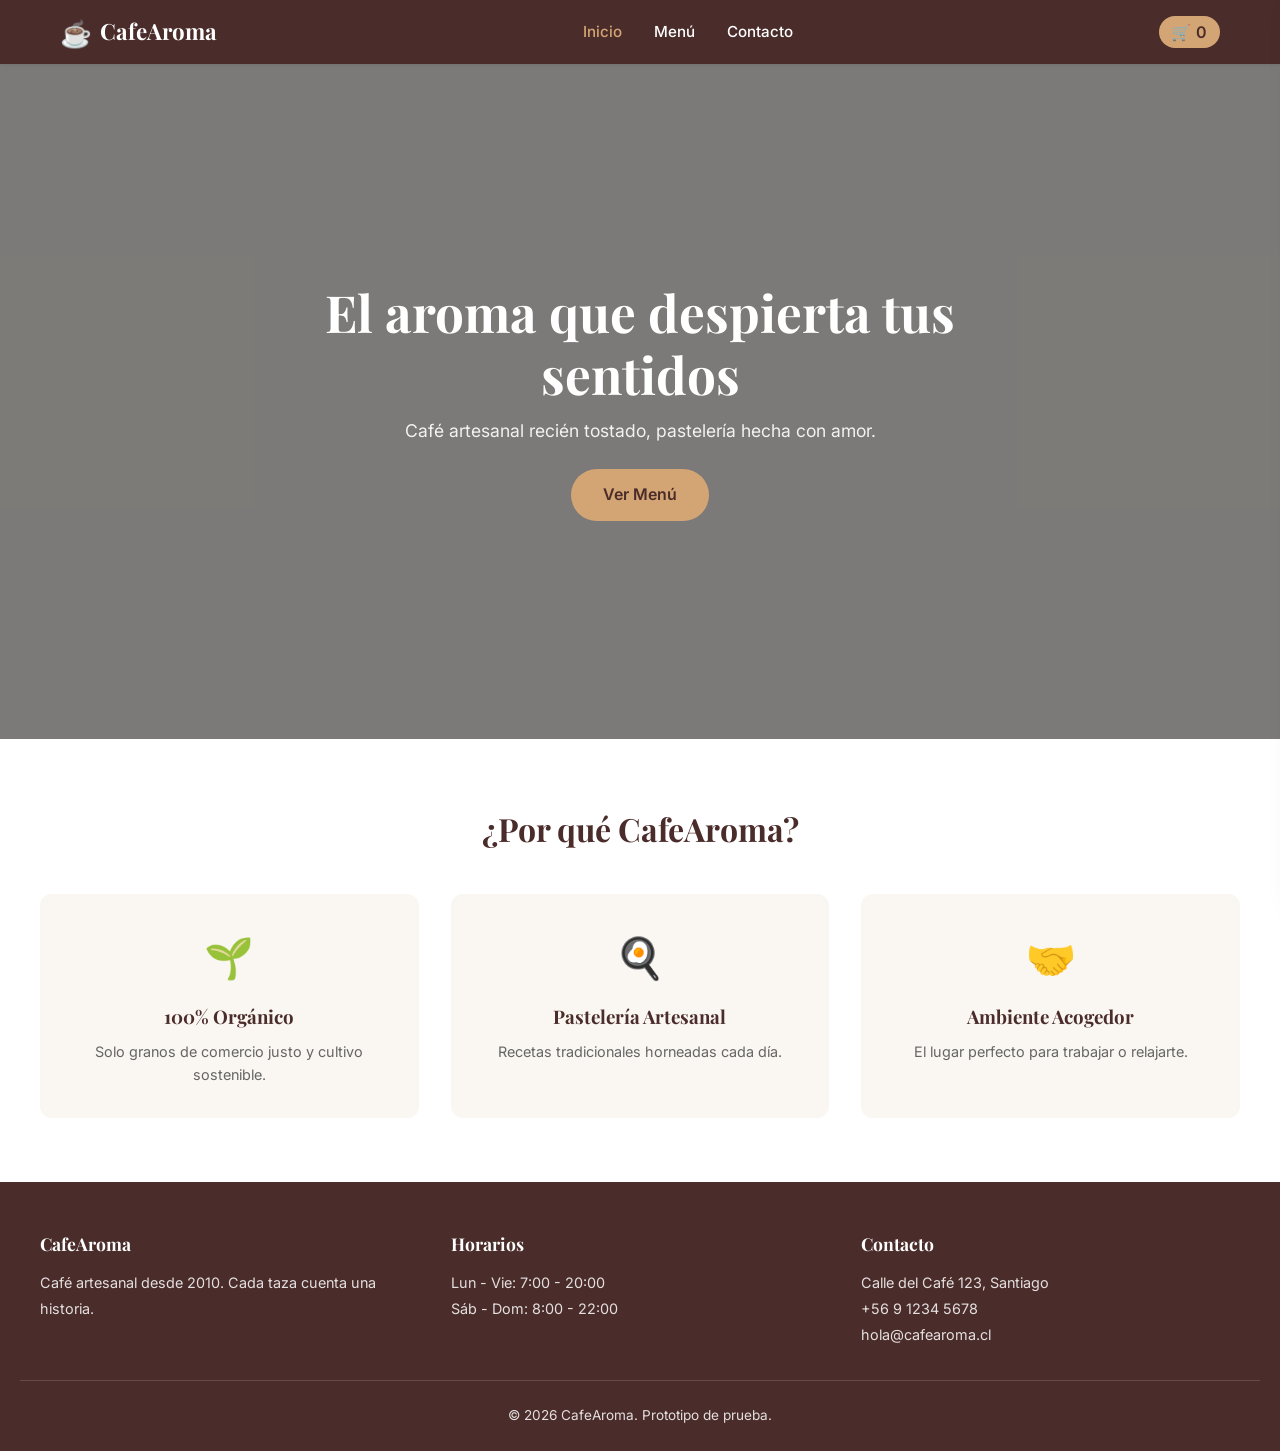
<file: index.html>
<!DOCTYPE html>
<html lang="es">
<head>
  <meta charset="UTF-8" />
  <meta name="viewport" content="width=device-width, initial-scale=1.0" />
  <title>CafeAroma - Cafetería Artesanal</title>
  <link rel="preconnect" href="https://fonts.googleapis.com" />
  <link href="https://fonts.googleapis.com/css2?family=Playfair+Display:wght@400;700&family=Inter:wght@400;500;600&display=swap" rel="stylesheet" />
  <link rel="stylesheet" href="styles.css" />
</head>
<body>

  <!-- ===== HEADER ===== -->
  <header class="header">
    <div class="header__container">
      <a href="index.html" class="header__logo">
        <span class="header__logo-icon" aria-hidden="true">&#9749;</span>
        <span class="header__logo-text">CafeAroma</span>
      </a>
      <nav class="header__nav" aria-label="Navegación principal">
        <a href="index.html" class="header__link header__link--active">Inicio</a>
        <a href="menu.html" class="header__link">Menú</a>
        <a href="contact.html" class="header__link">Contacto</a>
      </nav>
      <button class="header__cart-btn" id="cartToggleBtn" aria-label="Abrir carrito">
        &#128722; <span id="cartCount">0</span>
      </button>
    </div>
  </header>

  <!-- ===== HERO ===== -->
  <section class="hero" id="hero">
    <div class="hero__overlay"></div>
    <div class="hero__content">
      <h1 class="hero__title">El aroma que despierta tus sentidos</h1>
      <p class="hero__subtitle">Café artesanal recién tostado, pastelería hecha con amor.</p>
      <a href="menu.html" class="hero__cta">Ver Menú</a>
    </div>
  </section>

  <!-- ===== SECCIÓN DESTACADA (opcional en landing) ===== -->
  <section class="features">
    <div class="features__container">
      <h2 class="features__heading">¿Por qué CafeAroma?</h2>
      <div class="features__grid">
        <div class="features__card">
          <span class="features__icon">&#127793;</span>
          <h3>100% Orgánico</h3>
          <p>Solo granos de comercio justo y cultivo sostenible.</p>
        </div>
        <div class="features__card">
          <span class="features__icon">&#127859;</span>
          <h3>Pastelería Artesanal</h3>
          <p>Recetas tradicionales horneadas cada día.</p>
        </div>
        <div class="features__card">
          <span class="features__icon">&#129309;</span>
          <h3>Ambiente Acogedor</h3>
          <p>El lugar perfecto para trabajar o relajarte.</p>
        </div>
      </div>
    </div>
  </section>

  <!-- ===== CARRITO ===== -->
  <aside class="cart" id="cartSidebar" aria-label="Carrito de compras">
    <div class="cart__header">
      <h2 class="cart__title">Tu Carrito</h2>
      <button class="cart__close" id="cartCloseBtn" aria-label="Cerrar carrito">&times;</button>
    </div>
    <div class="cart__body" id="cartBody">
      <p class="cart__empty" id="cartEmptyMsg">El carrito está vacío</p>
      <ul class="cart__list" id="cartList"></ul>
    </div>
    <div class="cart__footer">
      <div class="cart__total">
        <span>Total:</span>
        <span id="cartTotal">$0.00</span>
      </div>
      <button class="cart__checkout" id="checkoutBtn" disabled>Simular Pago</button>
    </div>
  </aside>

  <div class="overlay" id="overlay"></div>

  <!-- ===== FOOTER ===== -->
  <footer class="footer" id="footer">
    <div class="footer__container">
      <div class="footer__col">
        <h3 class="footer__heading">CafeAroma</h3>
        <p class="footer__text">Café artesanal desde 2010. Cada taza cuenta una historia.</p>
      </div>
      <div class="footer__col">
        <h3 class="footer__heading">Horarios</h3>
        <p class="footer__text">Lun - Vie: 7:00 - 20:00</p>
        <p class="footer__text">Sáb - Dom: 8:00 - 22:00</p>
      </div>
      <div class="footer__col">
        <h3 class="footer__heading">Contacto</h3>
        <p class="footer__text">Calle del Café 123, Santiago</p>
        <p class="footer__text">+56 9 1234 5678</p>
        <p class="footer__text">hola@cafearoma.cl</p>
      </div>
    </div>
    <div class="footer__bottom">
      <p>&copy; 2026 CafeAroma. Prototipo de prueba.</p>
    </div>
  </footer>

  <script src="script.js"></script>
</body>
</html>
</file>
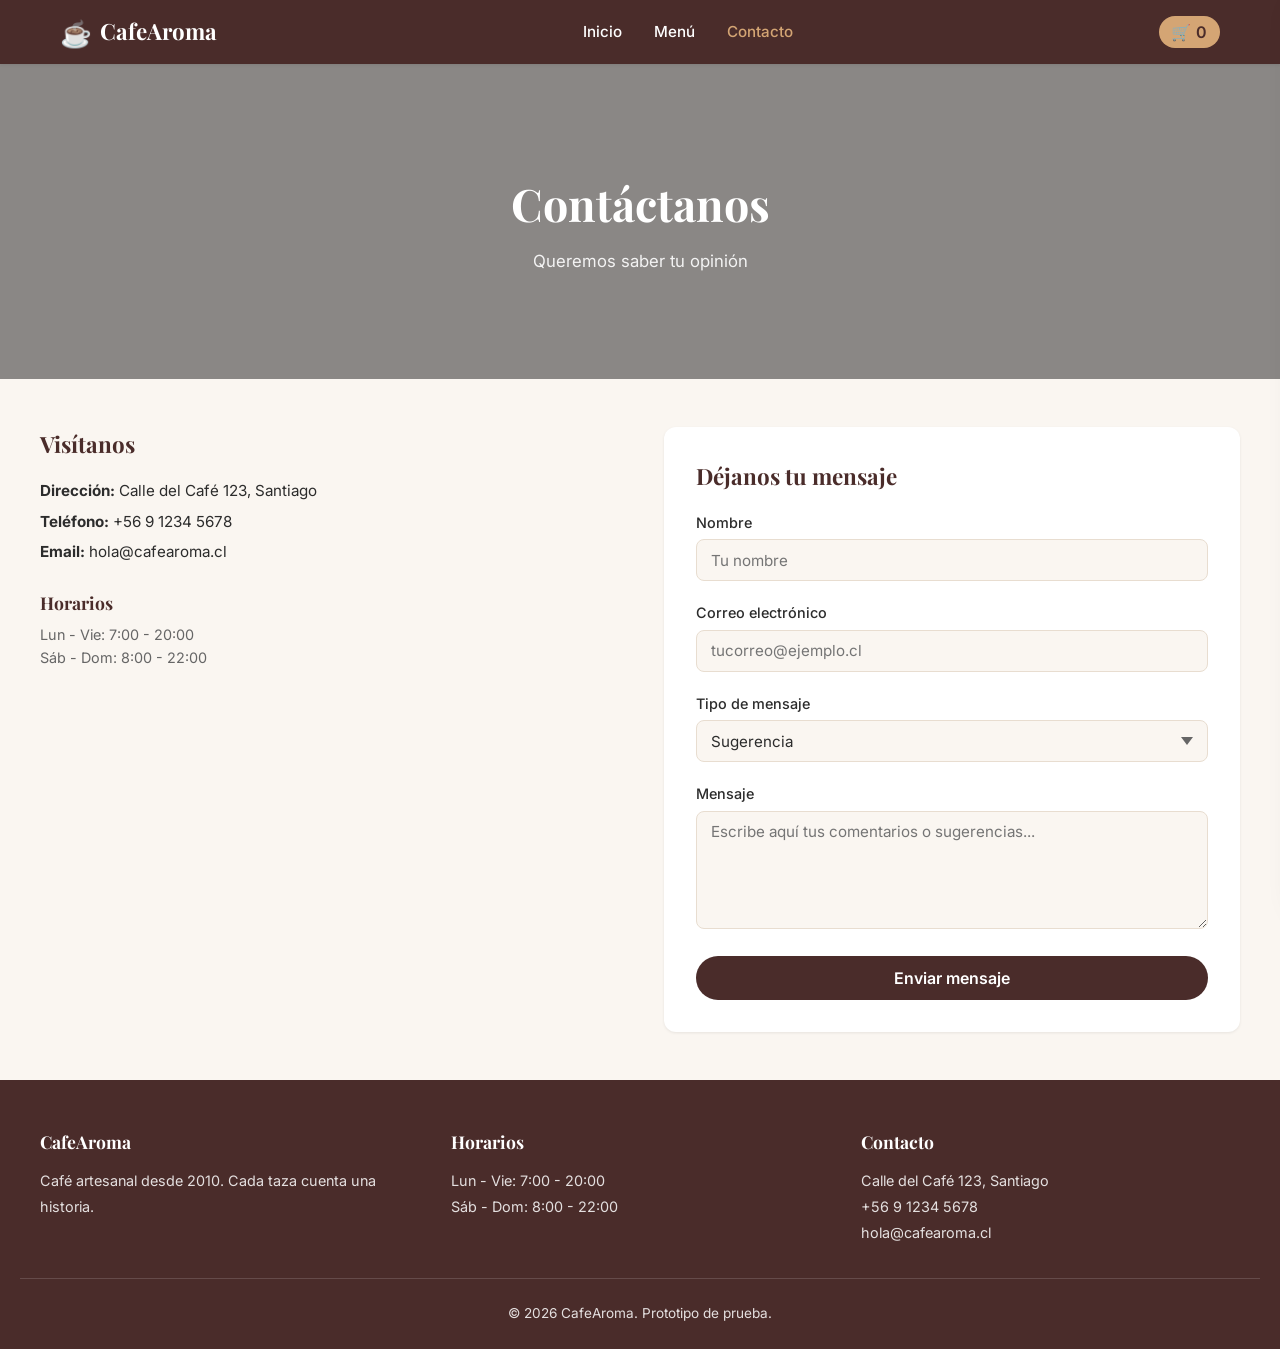
<file: contact.html>
<!DOCTYPE html>
<html lang="es">
<head>
  <meta charset="UTF-8" />
  <meta name="viewport" content="width=device-width, initial-scale=1.0" />
  <title>Contacto - CafeAroma</title>
  <link rel="preconnect" href="https://fonts.googleapis.com" />
  <link href="https://fonts.googleapis.com/css2?family=Playfair+Display:wght@400;700&family=Inter:wght@400;500;600&display=swap" rel="stylesheet" />
  <link rel="stylesheet" href="styles.css" />
</head>
<body>

  <!-- ===== HEADER ===== -->
  <header class="header">
    <div class="header__container">
      <a href="index.html" class="header__logo">
        <span class="header__logo-icon" aria-hidden="true">&#9749;</span>
        <span class="header__logo-text">CafeAroma</span>
      </a>
      <nav class="header__nav" aria-label="Navegación principal">
        <a href="index.html" class="header__link">Inicio</a>
        <a href="menu.html" class="header__link">Menú</a>
        <a href="contact.html" class="header__link header__link--active">Contacto</a>
      </nav>
      <button class="header__cart-btn" id="cartToggleBtn" aria-label="Abrir carrito">
        &#128722; <span id="cartCount">0</span>
      </button>
    </div>
  </header>

  <!-- ===== BANNER ===== -->
  <section class="page-banner page-banner--contact">
    <div class="page-banner__overlay"></div>
    <div class="page-banner__content">
      <h1 class="page-banner__title">Contáctanos</h1>
      <p class="page-banner__subtitle">Queremos saber tu opinión</p>
    </div>
  </section>

  <!-- ===== CONTENIDO: INFO + FORMULARIO ===== -->
  <section class="contact">
    <div class="contact__container">
      <div class="contact__info">
        <h2 class="contact__heading">Visítanos</h2>
        <div class="contact__details">
          <p><strong>Dirección:</strong> Calle del Café 123, Santiago</p>
          <p><strong>Teléfono:</strong> +56 9 1234 5678</p>
          <p><strong>Email:</strong> hola@cafearoma.cl</p>
        </div>
        <div class="contact__hours">
          <h3>Horarios</h3>
          <p>Lun - Vie: 7:00 - 20:00</p>
          <p>Sáb - Dom: 8:00 - 22:00</p>
        </div>
      </div>

      <form class="contact__form" id="contactForm" novalidate>
        <h2 class="contact__heading">Déjanos tu mensaje</h2>
        <div class="contact__field">
          <label for="name" class="contact__label">Nombre</label>
          <input type="text" id="name" class="contact__input" placeholder="Tu nombre" required />
        </div>
        <div class="contact__field">
          <label for="email" class="contact__label">Correo electrónico</label>
          <input type="email" id="email" class="contact__input" placeholder="tucorreo@ejemplo.cl" required />
        </div>
        <div class="contact__field">
          <label for="type" class="contact__label">Tipo de mensaje</label>
          <select id="type" class="contact__input contact__select">
            <option value="sugerencia">Sugerencia</option>
            <option value="comentario">Comentario</option>
            <option value="reclamo">Reclamo</option>
            <option value="otro">Otro</option>
          </select>
        </div>
        <div class="contact__field">
          <label for="message" class="contact__label">Mensaje</label>
          <textarea id="message" class="contact__input contact__textarea" rows="5" placeholder="Escribe aquí tus comentarios o sugerencias..." required></textarea>
        </div>
        <button type="submit" class="contact__btn">Enviar mensaje</button>
      </form>
    </div>
  </section>

  <!-- ===== OVERLAY DEL MODAL DE ÉXITO ===== -->
  <div class="contact-success" id="contactSuccess">
    <div class="contact-success__box">
      <span class="contact-success__icon">&#10003;</span>
      <h3>¡Mensaje enviado!</h3>
      <p>Gracias por tus comentarios, los tendremos en cuenta.</p>
      <button class="contact-success__btn" id="successCloseBtn">Cerrar</button>
    </div>
  </div>

  <!-- ===== CARRITO ===== -->
  <aside class="cart" id="cartSidebar" aria-label="Carrito de compras">
    <div class="cart__header">
      <h2 class="cart__title">Tu Carrito</h2>
      <button class="cart__close" id="cartCloseBtn" aria-label="Cerrar carrito">&times;</button>
    </div>
    <div class="cart__body" id="cartBody">
      <p class="cart__empty" id="cartEmptyMsg">El carrito está vacío</p>
      <ul class="cart__list" id="cartList"></ul>
    </div>
    <div class="cart__footer">
      <div class="cart__total">
        <span>Total:</span>
        <span id="cartTotal">$0.00</span>
      </div>
      <button class="cart__checkout" id="checkoutBtn" disabled>Simular Pago</button>
    </div>
  </aside>

  <div class="overlay" id="overlay"></div>

  <!-- ===== FOOTER ===== -->
  <footer class="footer" id="footer">
    <div class="footer__container">
      <div class="footer__col">
        <h3 class="footer__heading">CafeAroma</h3>
        <p class="footer__text">Café artesanal desde 2010. Cada taza cuenta una historia.</p>
      </div>
      <div class="footer__col">
        <h3 class="footer__heading">Horarios</h3>
        <p class="footer__text">Lun - Vie: 7:00 - 20:00</p>
        <p class="footer__text">Sáb - Dom: 8:00 - 22:00</p>
      </div>
      <div class="footer__col">
        <h3 class="footer__heading">Contacto</h3>
        <p class="footer__text">Calle del Café 123, Santiago</p>
        <p class="footer__text">+56 9 1234 5678</p>
        <p class="footer__text">hola@cafearoma.cl</p>
      </div>
    </div>
    <div class="footer__bottom">
      <p>&copy; 2026 CafeAroma. Prototipo de prueba.</p>
    </div>
  </footer>

  <script src="script.js"></script>
</body>
</html>
</file>
<file: styles.css>
/* ===== RESET Y VARIABLES ===== */
:root {
  --color-primary: #4a2c2a;
  --color-primary-light: #6d4c41;
  --color-accent: #d4a574;
  --color-accent-dark: #b8834f;
  --color-bg: #faf6f1;
  --color-bg-card: #ffffff;
  --color-text: #2c2c2c;
  --color-text-light: #666;
  --color-border: #e8ddd0;
  --color-success: #4caf50;
  --font-serif: 'Playfair Display', Georgia, serif;
  --font-sans: 'Inter', Arial, Helvetica, sans-serif;
  --shadow-sm: 0 1px 3px rgba(0, 0, 0, 0.08);
  --shadow-md: 0 4px 12px rgba(0, 0, 0, 0.1);
  --shadow-lg: 0 8px 30px rgba(0, 0, 0, 0.15);
  --radius: 12px;
  --max-width: 1200px;
  --header-height: 64px;
}

*,
*::before,
*::after {
  margin: 0;
  padding: 0;
  box-sizing: border-box;
}

html {
  scroll-behavior: smooth;
}

body {
  font-family: var(--font-sans);
  color: var(--color-text);
  background-color: var(--color-bg);
  line-height: 1.6;
  padding-top: var(--header-height);
}

img {
  max-width: 100%;
  display: block;
}

a {
  text-decoration: none;
  color: inherit;
}

button {
  cursor: pointer;
  border: none;
  background: none;
  font-family: inherit;
}

/* ===== HEADER ===== */
.header {
  position: fixed;
  top: 0;
  left: 0;
  width: 100%;
  height: var(--header-height);
  background: var(--color-primary);
  color: #fff;
  z-index: 1000;
  box-shadow: var(--shadow-sm);
}

.header__container {
  max-width: var(--max-width);
  margin: 0 auto;
  padding: 0 1.25rem;
  height: 100%;
  display: flex;
  align-items: center;
  justify-content: space-between;
}

.header__logo {
  display: flex;
  align-items: center;
  gap: 0.5rem;
  font-family: var(--font-serif);
  font-size: 1.4rem;
  font-weight: 700;
}

.header__logo-icon {
  font-size: 1.6rem;
}

.header__nav {
  display: flex;
  gap: 2rem;
}

.header__link {
  font-size: 0.95rem;
  font-weight: 500;
  transition: opacity 0.2s;
}

.header__link:hover {
  opacity: 0.75;
}

.header__link--active {
  color: var(--color-accent);
}

.header__cart-btn {
  display: none;
  align-items: center;
  gap: 0.3rem;
  background: var(--color-accent);
  color: var(--color-primary);
  padding: 0.4rem 0.8rem;
  border-radius: 999px;
  font-size: 1rem;
  font-weight: 600;
  transition: background 0.2s;
}

.header__cart-btn:hover {
  background: var(--color-accent-dark);
}

/* ===== HERO ===== */
.hero {
  position: relative;
  height: 75vh;
  min-height: 400px;
  display: flex;
  align-items: center;
  justify-content: center;
  text-align: center;
  color: #fff;
  /* Imagen de fondo de Unsplash (cafetería) */
  background: url('https://images.unsplash.com/photo-1501339847302-ac426a4a7cbb?w=1600&q=80') center / cover no-repeat;
}

.hero__overlay {
  position: absolute;
  inset: 0;
  background: rgba(0, 0, 0, 0.5);
}

.hero__content {
  position: relative;
  z-index: 1;
  padding: 1.25rem;
  max-width: 700px;
}

.hero__title {
  font-family: var(--font-serif);
  font-size: clamp(2rem, 5vw, 3.2rem);
  font-weight: 700;
  margin-bottom: 0.75rem;
  line-height: 1.2;
}

.hero__subtitle {
  font-size: 1.1rem;
  margin-bottom: 1.5rem;
  opacity: 0.9;
}

.hero__cta {
  display: inline-block;
  background: var(--color-accent);
  color: var(--color-primary);
  padding: 0.8rem 2rem;
  border-radius: 999px;
  font-weight: 600;
  font-size: 1rem;
  transition: background 0.2s, transform 0.15s;
}

.hero__cta:hover {
  background: var(--color-accent-dark);
  transform: scale(1.03);
}

/* ===== SECCIÓN DESTACADA (landing) ===== */
.features {
  padding: 4rem 1.25rem;
  background: var(--color-bg-card);
}

.features__container {
  max-width: var(--max-width);
  margin: 0 auto;
}

.features__heading {
  font-family: var(--font-serif);
  font-size: 2rem;
  text-align: center;
  margin-bottom: 2.5rem;
  color: var(--color-primary);
}

.features__grid {
  display: grid;
  grid-template-columns: repeat(auto-fit, minmax(250px, 1fr));
  gap: 2rem;
}

.features__card {
  text-align: center;
  padding: 2rem 1.25rem;
  border-radius: var(--radius);
  background: var(--color-bg);
  transition: transform 0.2s;
}

.features__card:hover {
  transform: translateY(-4px);
}

.features__icon {
  font-size: 2.5rem;
  display: block;
  margin-bottom: 0.75rem;
}

.features__card h3 {
  font-family: var(--font-serif);
  margin-bottom: 0.5rem;
  color: var(--color-primary);
}

.features__card p {
  font-size: 0.9rem;
  color: var(--color-text-light);
}

/* ===== BANNER DE PÁGINA (menú) ===== */
.page-banner {
  position: relative;
  height: 35vh;
  min-height: 260px;
  display: flex;
  align-items: center;
  justify-content: center;
  text-align: center;
  color: #fff;
  background: url('https://images.unsplash.com/photo-1495474472287-4d71bcdd2085?w=1600&q=80') center / cover no-repeat;
}

.page-banner__overlay {
  position: absolute;
  inset: 0;
  background: rgba(0, 0, 0, 0.45);
}

.page-banner__content {
  position: relative;
  z-index: 1;
  padding: 1.25rem;
}

.page-banner__title {
  font-family: var(--font-serif);
  font-size: clamp(2rem, 4vw, 2.8rem);
  margin-bottom: 0.5rem;
}

.page-banner__subtitle {
  font-size: 1.05rem;
  opacity: 0.9;
}

/* ===== MODAL INTERACTIVO ===== */
.modal {
  position: fixed;
  inset: 0;
  z-index: 3000;
  display: flex;
  align-items: center;
  justify-content: center;
  opacity: 0;
  pointer-events: none;
  transition: opacity 0.3s;
}

.modal--open {
  opacity: 1;
  pointer-events: auto;
}

.modal__overlay {
  position: absolute;
  inset: 0;
  background: rgba(0, 0, 0, 0.6);
}

.modal__content {
  position: relative;
  background: var(--color-bg-card);
  border-radius: var(--radius);
  max-width: 700px;
  width: 90vw;
  max-height: 85vh;
  overflow-y: auto;
  box-shadow: var(--shadow-lg);
  transform: scale(0.9);
  transition: transform 0.3s;
}

.modal--open .modal__content {
  transform: scale(1);
}

.modal__close {
  position: absolute;
  top: 0.75rem;
  right: 1rem;
  font-size: 1.8rem;
  color: var(--color-text-light);
  z-index: 1;
  transition: color 0.2s;
}

.modal__close:hover {
  color: var(--color-text);
}

.modal__inner {
  display: grid;
  grid-template-columns: 1fr 1fr;
}

.modal__image {
  width: 100%;
  height: 100%;
  min-height: 320px;
  object-fit: cover;
  border-radius: var(--radius) 0 0 var(--radius);
}

.modal__body {
  padding: 2rem 1.5rem;
  display: flex;
  flex-direction: column;
  justify-content: center;
}

.modal__name {
  font-family: var(--font-serif);
  font-size: 1.5rem;
  margin-bottom: 0.5rem;
  color: var(--color-primary);
}

.modal__desc {
  font-size: 0.95rem;
  color: var(--color-text-light);
  line-height: 1.7;
  margin-bottom: 1.25rem;
}

.modal__price {
  font-size: 1.3rem;
  font-weight: 700;
  color: var(--color-primary-light);
  margin-bottom: 1.25rem;
}

.modal__btn {
  background: var(--color-primary);
  color: #fff;
  padding: 0.75rem 1.5rem;
  border-radius: 999px;
  font-weight: 600;
  font-size: 1rem;
  transition: background 0.2s;
}

.modal__btn:hover {
  background: var(--color-primary-light);
}

.product-card__image {
  cursor: pointer;
}

/* ===== MENÚ DE PRODUCTOS ===== */
.menu {
  padding: 4rem 1.25rem;
}

.menu__container {
  max-width: var(--max-width);
  margin: 0 auto;
}

.menu__heading {
  font-family: var(--font-serif);
  font-size: 2rem;
  text-align: center;
  margin-bottom: 2.5rem;
  color: var(--color-primary);
}

.menu__grid {
  display: grid;
  grid-template-columns: repeat(auto-fill, minmax(260px, 1fr));
  gap: 1.5rem;
}

/* ===== TARJETA DE PRODUCTO ===== */
.product-card {
  background: var(--color-bg-card);
  border-radius: var(--radius);
  overflow: hidden;
  box-shadow: var(--shadow-sm);
  transition: transform 0.2s, box-shadow 0.2s;
  display: flex;
  flex-direction: column;
}

.product-card:hover {
  transform: translateY(-4px);
  box-shadow: var(--shadow-md);
}

.product-card__image {
  width: 100%;
  height: 200px;
  object-fit: cover;
}

.product-card__body {
  padding: 1rem 1.25rem 1.25rem;
  display: flex;
  flex-direction: column;
  flex: 1;
}

.product-card__name {
  font-family: var(--font-serif);
  font-size: 1.15rem;
  margin-bottom: 0.3rem;
}

.product-card__desc {
  font-size: 0.85rem;
  color: var(--color-text-light);
  margin-bottom: 0.75rem;
  flex: 1;
}

.product-card__footer {
  display: flex;
  align-items: center;
  justify-content: space-between;
}

.product-card__price {
  font-weight: 600;
  font-size: 1.1rem;
  color: var(--color-primary-light);
}

.product-card__btn {
  background: var(--color-primary);
  color: #fff;
  padding: 0.5rem 1rem;
  border-radius: 999px;
  font-size: 0.85rem;
  font-weight: 500;
  transition: background 0.2s;
}

.product-card__btn:hover {
  background: var(--color-primary-light);
}

.product-card__btn:active {
  transform: scale(0.96);
}

/* ===== CARRITO ===== */
.cart {
  position: fixed;
  top: 0;
  right: -400px;
  width: 380px;
  max-width: 90vw;
  height: 100vh;
  background: var(--color-bg-card);
  box-shadow: var(--shadow-lg);
  z-index: 2000;
  display: flex;
  flex-direction: column;
  transition: right 0.3s ease;
}

.cart--open {
  right: 0;
}

.cart__header {
  display: flex;
  align-items: center;
  justify-content: space-between;
  padding: 1rem 1.25rem;
  border-bottom: 1px solid var(--color-border);
}

.cart__title {
  font-family: var(--font-serif);
  font-size: 1.25rem;
}

.cart__close {
  font-size: 1.6rem;
  line-height: 1;
  padding: 0.25rem;
  color: var(--color-text-light);
  transition: color 0.2s;
}

.cart__close:hover {
  color: var(--color-text);
}

.cart__body {
  flex: 1;
  overflow-y: auto;
  padding: 1rem 1.25rem;
}

.cart__empty {
  text-align: center;
  color: var(--color-text-light);
  margin-top: 2rem;
}

.cart__list {
  list-style: none;
  display: flex;
  flex-direction: column;
  gap: 0.75rem;
}

/* Item individual del carrito */
.cart-item {
  display: flex;
  align-items: center;
  gap: 0.75rem;
  padding: 0.75rem 0;
  border-bottom: 1px solid var(--color-border);
}

.cart-item__image {
  width: 50px;
  height: 50px;
  border-radius: 8px;
  object-fit: cover;
}

.cart-item__info {
  flex: 1;
}

.cart-item__name {
  font-weight: 500;
  font-size: 0.9rem;
}

.cart-item__price {
  font-size: 0.85rem;
  color: var(--color-text-light);
}

.cart-item__qty {
  display: flex;
  align-items: center;
  gap: 0.4rem;
}

.cart-item__qty-btn {
  width: 26px;
  height: 26px;
  border-radius: 50%;
  background: var(--color-bg);
  font-size: 1rem;
  font-weight: 600;
  display: flex;
  align-items: center;
  justify-content: center;
  transition: background 0.2s;
}

.cart-item__qty-btn:hover {
  background: var(--color-border);
}

.cart-item__qty-value {
  min-width: 20px;
  text-align: center;
  font-weight: 500;
}

.cart-item__remove {
  color: #c0392b;
  font-size: 1.1rem;
  padding: 0.25rem;
  transition: opacity 0.2s;
}

.cart-item__remove:hover {
  opacity: 0.7;
}

.cart__footer {
  padding: 1rem 1.25rem;
  border-top: 1px solid var(--color-border);
}

.cart__total {
  display: flex;
  justify-content: space-between;
  font-size: 1.1rem;
  font-weight: 600;
  margin-bottom: 0.75rem;
}

.cart__checkout {
  width: 100%;
  padding: 0.75rem;
  background: var(--color-accent);
  color: var(--color-primary);
  border-radius: 999px;
  font-weight: 600;
  font-size: 1rem;
  transition: background 0.2s;
}

.cart__checkout:hover:not(:disabled) {
  background: var(--color-accent-dark);
}

.cart__checkout:disabled {
  opacity: 0.5;
  cursor: not-allowed;
}

/* ===== OVERLAY ===== */
.overlay {
  position: fixed;
  inset: 0;
  background: rgba(0, 0, 0, 0.4);
  z-index: 1500;
  opacity: 0;
  pointer-events: none;
  transition: opacity 0.3s;
}

.overlay--visible {
  opacity: 1;
  pointer-events: auto;
}

/* ===== FOOTER ===== */
.footer {
  background: var(--color-primary);
  color: rgba(255, 255, 255, 0.85);
  padding: 3rem 1.25rem 1.5rem;
}

.footer__container {
  max-width: var(--max-width);
  margin: 0 auto;
  display: grid;
  grid-template-columns: repeat(auto-fit, minmax(220px, 1fr));
  gap: 2rem;
}

.footer__heading {
  font-family: var(--font-serif);
  font-size: 1.1rem;
  margin-bottom: 0.75rem;
  color: #fff;
}

.footer__text {
  font-size: 0.9rem;
  line-height: 1.8;
}

.footer__bottom {
  text-align: center;
  margin-top: 2rem;
  padding-top: 1.5rem;
  border-top: 1px solid rgba(255, 255, 255, 0.15);
  font-size: 0.85rem;
}

/* ===== CONTACTO ===== */
.contact {
  padding: 3rem 1.25rem;
}

.contact__container {
  max-width: var(--max-width);
  margin: 0 auto;
  display: grid;
  grid-template-columns: 1fr 1fr;
  gap: 3rem;
  align-items: start;
}

.contact__heading {
  font-family: var(--font-serif);
  font-size: 1.4rem;
  margin-bottom: 1rem;
  color: var(--color-primary);
}

.contact__details p {
  margin-bottom: 0.4rem;
  font-size: 0.95rem;
}

.contact__hours {
  margin-top: 1.5rem;
}

.contact__hours h3 {
  font-family: var(--font-serif);
  font-size: 1.1rem;
  margin-bottom: 0.4rem;
  color: var(--color-primary);
}

.contact__hours p {
  font-size: 0.9rem;
  color: var(--color-text-light);
}

.contact__form {
  background: var(--color-bg-card);
  padding: 2rem;
  border-radius: var(--radius);
  box-shadow: var(--shadow-sm);
}

.contact__field {
  margin-bottom: 1.25rem;
}

.contact__label {
  display: block;
  font-size: 0.9rem;
  font-weight: 500;
  margin-bottom: 0.35rem;
  color: var(--color-text);
}

.contact__input {
  width: 100%;
  padding: 0.65rem 0.85rem;
  border: 1px solid var(--color-border);
  border-radius: 8px;
  font-family: var(--font-sans);
  font-size: 0.95rem;
  color: var(--color-text);
  background: var(--color-bg);
  transition: border-color 0.2s;
  outline: none;
}

.contact__input:focus {
  border-color: var(--color-accent);
}

.contact__select {
  appearance: none;
  background-image: url("data:image/svg+xml,%3Csvg xmlns='http://www.w3.org/2000/svg' width='12' height='8' viewBox='0 0 12 8'%3E%3Cpath fill='%23666' d='M6 8L0 0h12z'/%3E%3C/svg%3E");
  background-repeat: no-repeat;
  background-position: right 0.85rem center;
  padding-right: 2.5rem;
}

.contact__textarea {
  resize: vertical;
  min-height: 100px;
}

.contact__btn {
  width: 100%;
  padding: 0.75rem;
  background: var(--color-primary);
  color: #fff;
  border-radius: 999px;
  font-weight: 600;
  font-size: 1rem;
  transition: background 0.2s;
}

.contact__btn:hover {
  background: var(--color-primary-light);
}

/* Modal de éxito del formulario */
.contact-success {
  position: fixed;
  inset: 0;
  z-index: 3000;
  display: flex;
  align-items: center;
  justify-content: center;
  background: rgba(0, 0, 0, 0.5);
  opacity: 0;
  pointer-events: none;
  transition: opacity 0.3s;
}

.contact-success--open {
  opacity: 1;
  pointer-events: auto;
}

.contact-success__box {
  background: var(--color-bg-card);
  border-radius: var(--radius);
  padding: 2.5rem 2rem;
  text-align: center;
  max-width: 380px;
  width: 90vw;
  box-shadow: var(--shadow-lg);
}

.contact-success__icon {
  display: inline-flex;
  align-items: center;
  justify-content: center;
  width: 60px;
  height: 60px;
  border-radius: 50%;
  background: var(--color-success);
  color: #fff;
  font-size: 1.6rem;
  margin-bottom: 1rem;
}

.contact-success__box h3 {
  font-family: var(--font-serif);
  margin-bottom: 0.5rem;
  color: var(--color-primary);
}

.contact-success__box p {
  font-size: 0.9rem;
  color: var(--color-text-light);
  margin-bottom: 1.25rem;
}

.contact-success__btn {
  padding: 0.6rem 1.5rem;
  background: var(--color-primary);
  color: #fff;
  border-radius: 999px;
  font-weight: 500;
  transition: background 0.2s;
}

.contact-success__btn:hover {
  background: var(--color-primary-light);
}

/* ===== RESPONSIVE ===== */
@media (width <= 768px) {
  .header__nav {
    display: none;
  }

  .header__cart-btn {
    display: flex;
  }

  .hero {
    height: 60vh;
    min-height: 320px;
  }

  .cart {
    width: 100vw;
    max-width: 100vw;
  }
}

@media (width >= 769px) {
  .header__cart-btn {
    display: flex;
  }
}
</file>
